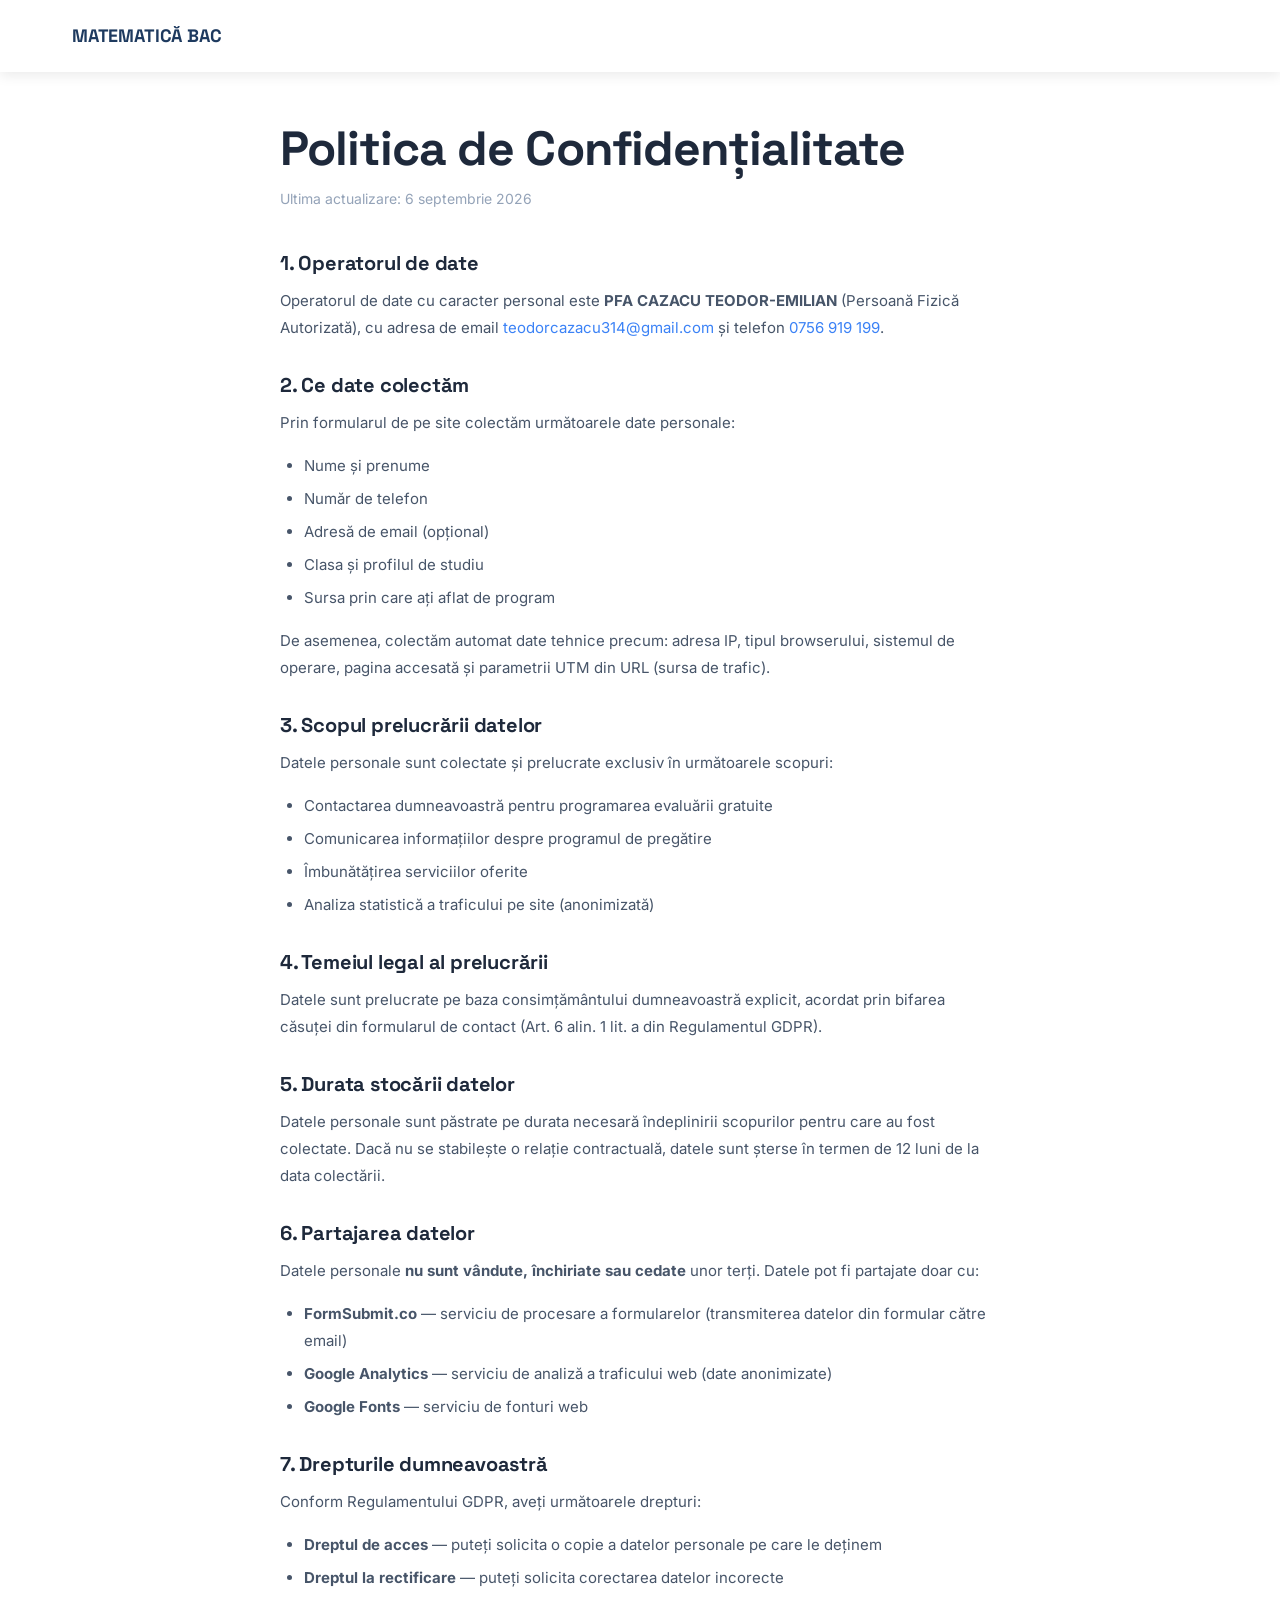
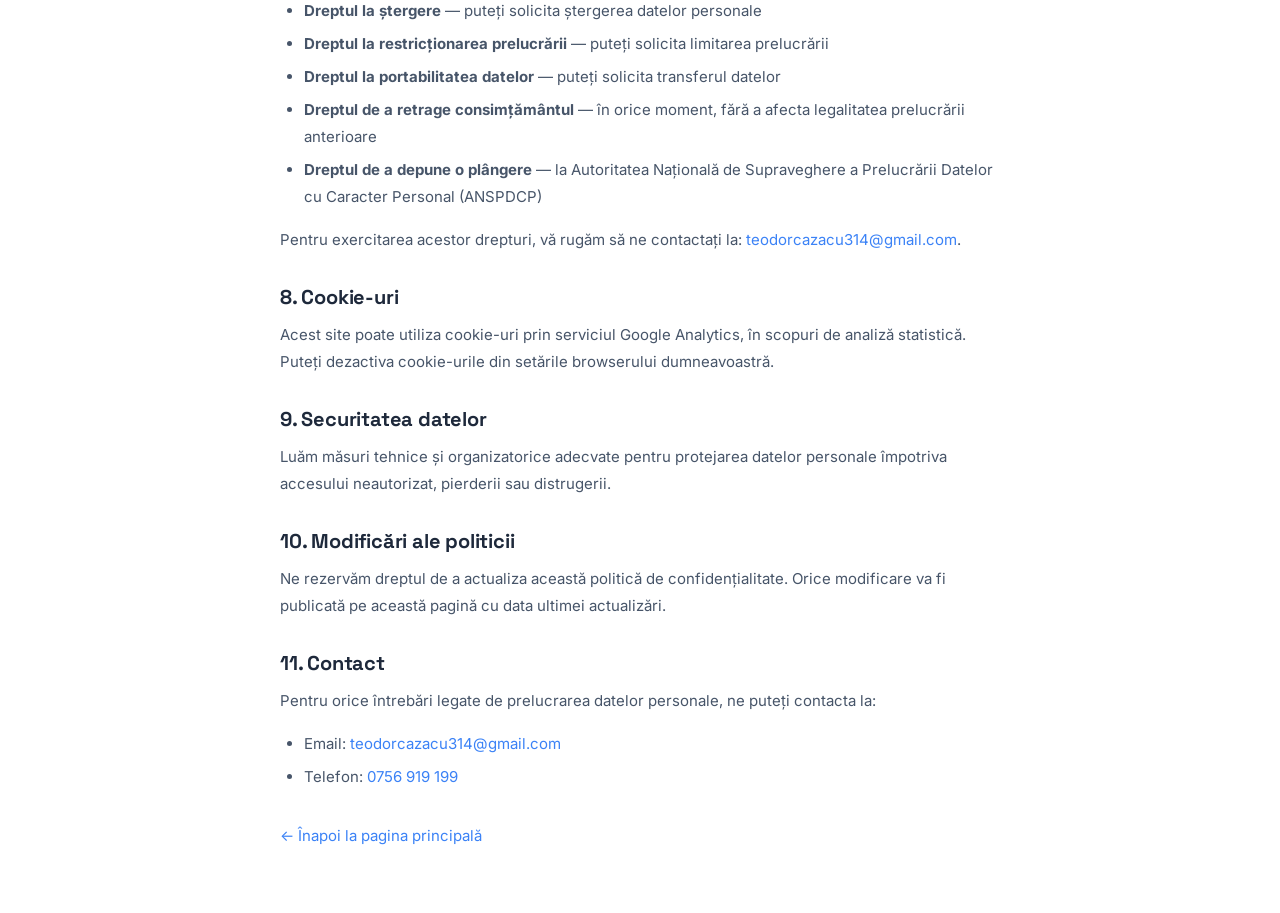
<file: politica-confidentialitate.html>
<!DOCTYPE html>
<html lang="ro">
<head>
  <meta charset="UTF-8">
  <meta name="viewport" content="width=device-width, initial-scale=1.0">
  <title>Politica de Confidențialitate | Teodor-Emilian Cazacu</title>
  <meta name="robots" content="noindex">
  <link rel="icon" type="image/svg+xml" href="favicon.svg">
  <link rel="preconnect" href="https://fonts.googleapis.com">
  <link rel="preconnect" href="https://fonts.gstatic.com" crossorigin>
  <link href="https://fonts.googleapis.com/css2?family=Inter:wght@400;500;600&family=Space+Grotesk:wght@600;700&display=swap" rel="stylesheet">
  <link rel="stylesheet" href="style.css">
  <style>
    .legal-page { padding-top: calc(var(--header-height) + 3rem); padding-bottom: 4rem; }
    .legal-content { max-width: 720px; margin: 0 auto; }
    .legal-content h1 { margin-bottom: 0.5rem; }
    .legal-content .last-updated { color: var(--color-text-muted); font-size: 0.875rem; margin-bottom: 2.5rem; }
    .legal-content h2 { font-size: 1.25rem; margin-top: 2rem; margin-bottom: 0.75rem; }
    .legal-content p, .legal-content li { font-size: 0.9375rem; color: var(--color-text-secondary); line-height: 1.8; }
    .legal-content ul { padding-left: 1.5rem; margin-bottom: 1rem; }
    .legal-content li { list-style: disc; margin-bottom: 0.375rem; }
    .legal-content a { color: var(--color-accent); }
  </style>
</head>
<body>

  <header class="header scrolled" role="banner">
    <div class="container header-inner">
      <a href="index.html" class="header-logo" aria-label="Pagina principală">MATEMATICĂ BAC</a>
    </div>
  </header>

  <main>
    <section class="legal-page">
      <div class="container">
        <div class="legal-content">
          <h1>Politica de Confidențialitate</h1>
          <p class="last-updated">Ultima actualizare: 6 septembrie 2026</p>

          <h2>1. Operatorul de date</h2>
          <p>Operatorul de date cu caracter personal este <strong>PFA CAZACU TEODOR-EMILIAN</strong> (Persoană Fizică Autorizată), cu adresa de email <a href="mailto:teodorcazacu314@gmail.com">teodorcazacu314@gmail.com</a> și telefon <a href="tel:0756919199">0756 919 199</a>.</p>

          <h2>2. Ce date colectăm</h2>
          <p>Prin formularul de pe site colectăm următoarele date personale:</p>
          <ul>
            <li>Nume și prenume</li>
            <li>Număr de telefon</li>
            <li>Adresă de email (opțional)</li>
            <li>Clasa și profilul de studiu</li>
            <li>Sursa prin care ați aflat de program</li>
          </ul>
          <p>De asemenea, colectăm automat date tehnice precum: adresa IP, tipul browserului, sistemul de operare, pagina accesată și parametrii UTM din URL (sursa de trafic).</p>

          <h2>3. Scopul prelucrării datelor</h2>
          <p>Datele personale sunt colectate și prelucrate exclusiv în următoarele scopuri:</p>
          <ul>
            <li>Contactarea dumneavoastră pentru programarea evaluării gratuite</li>
            <li>Comunicarea informațiilor despre programul de pregătire</li>
            <li>Îmbunătățirea serviciilor oferite</li>
            <li>Analiza statistică a traficului pe site (anonimizată)</li>
          </ul>

          <h2>4. Temeiul legal al prelucrării</h2>
          <p>Datele sunt prelucrate pe baza consimțământului dumneavoastră explicit, acordat prin bifarea căsuței din formularul de contact (Art. 6 alin. 1 lit. a din Regulamentul GDPR).</p>

          <h2>5. Durata stocării datelor</h2>
          <p>Datele personale sunt păstrate pe durata necesară îndeplinirii scopurilor pentru care au fost colectate. Dacă nu se stabilește o relație contractuală, datele sunt șterse în termen de 12 luni de la data colectării.</p>

          <h2>6. Partajarea datelor</h2>
          <p>Datele personale <strong>nu sunt vândute, închiriate sau cedate</strong> unor terți. Datele pot fi partajate doar cu:</p>
          <ul>
            <li><strong>FormSubmit.co</strong> — serviciu de procesare a formularelor (transmiterea datelor din formular către email)</li>
            <li><strong>Google Analytics</strong> — serviciu de analiză a traficului web (date anonimizate)</li>
            <li><strong>Google Fonts</strong> — serviciu de fonturi web</li>
          </ul>

          <h2>7. Drepturile dumneavoastră</h2>
          <p>Conform Regulamentului GDPR, aveți următoarele drepturi:</p>
          <ul>
            <li><strong>Dreptul de acces</strong> — puteți solicita o copie a datelor personale pe care le deținem</li>
            <li><strong>Dreptul la rectificare</strong> — puteți solicita corectarea datelor incorecte</li>
            <li><strong>Dreptul la ștergere</strong> — puteți solicita ștergerea datelor personale</li>
            <li><strong>Dreptul la restricționarea prelucrării</strong> — puteți solicita limitarea prelucrării</li>
            <li><strong>Dreptul la portabilitatea datelor</strong> — puteți solicita transferul datelor</li>
            <li><strong>Dreptul de a retrage consimțământul</strong> — în orice moment, fără a afecta legalitatea prelucrării anterioare</li>
            <li><strong>Dreptul de a depune o plângere</strong> — la Autoritatea Națională de Supraveghere a Prelucrării Datelor cu Caracter Personal (ANSPDCP)</li>
          </ul>
          <p>Pentru exercitarea acestor drepturi, vă rugăm să ne contactați la: <a href="mailto:teodorcazacu314@gmail.com">teodorcazacu314@gmail.com</a>.</p>

          <h2>8. Cookie-uri</h2>
          <p>Acest site poate utiliza cookie-uri prin serviciul Google Analytics, în scopuri de analiză statistică. Puteți dezactiva cookie-urile din setările browserului dumneavoastră.</p>

          <h2>9. Securitatea datelor</h2>
          <p>Luăm măsuri tehnice și organizatorice adecvate pentru protejarea datelor personale împotriva accesului neautorizat, pierderii sau distrugerii.</p>

          <h2>10. Modificări ale politicii</h2>
          <p>Ne rezervăm dreptul de a actualiza această politică de confidențialitate. Orice modificare va fi publicată pe această pagină cu data ultimei actualizări.</p>

          <h2>11. Contact</h2>
          <p>Pentru orice întrebări legate de prelucrarea datelor personale, ne puteți contacta la:</p>
          <ul>
            <li>Email: <a href="mailto:teodorcazacu314@gmail.com">teodorcazacu314@gmail.com</a></li>
            <li>Telefon: <a href="tel:0756919199">0756 919 199</a></li>
          </ul>

          <p style="margin-top: 2rem;"><a href="index.html">← Înapoi la pagina principală</a></p>
        </div>
      </div>
    </section>
  </main>

</body>
</html>
</file>
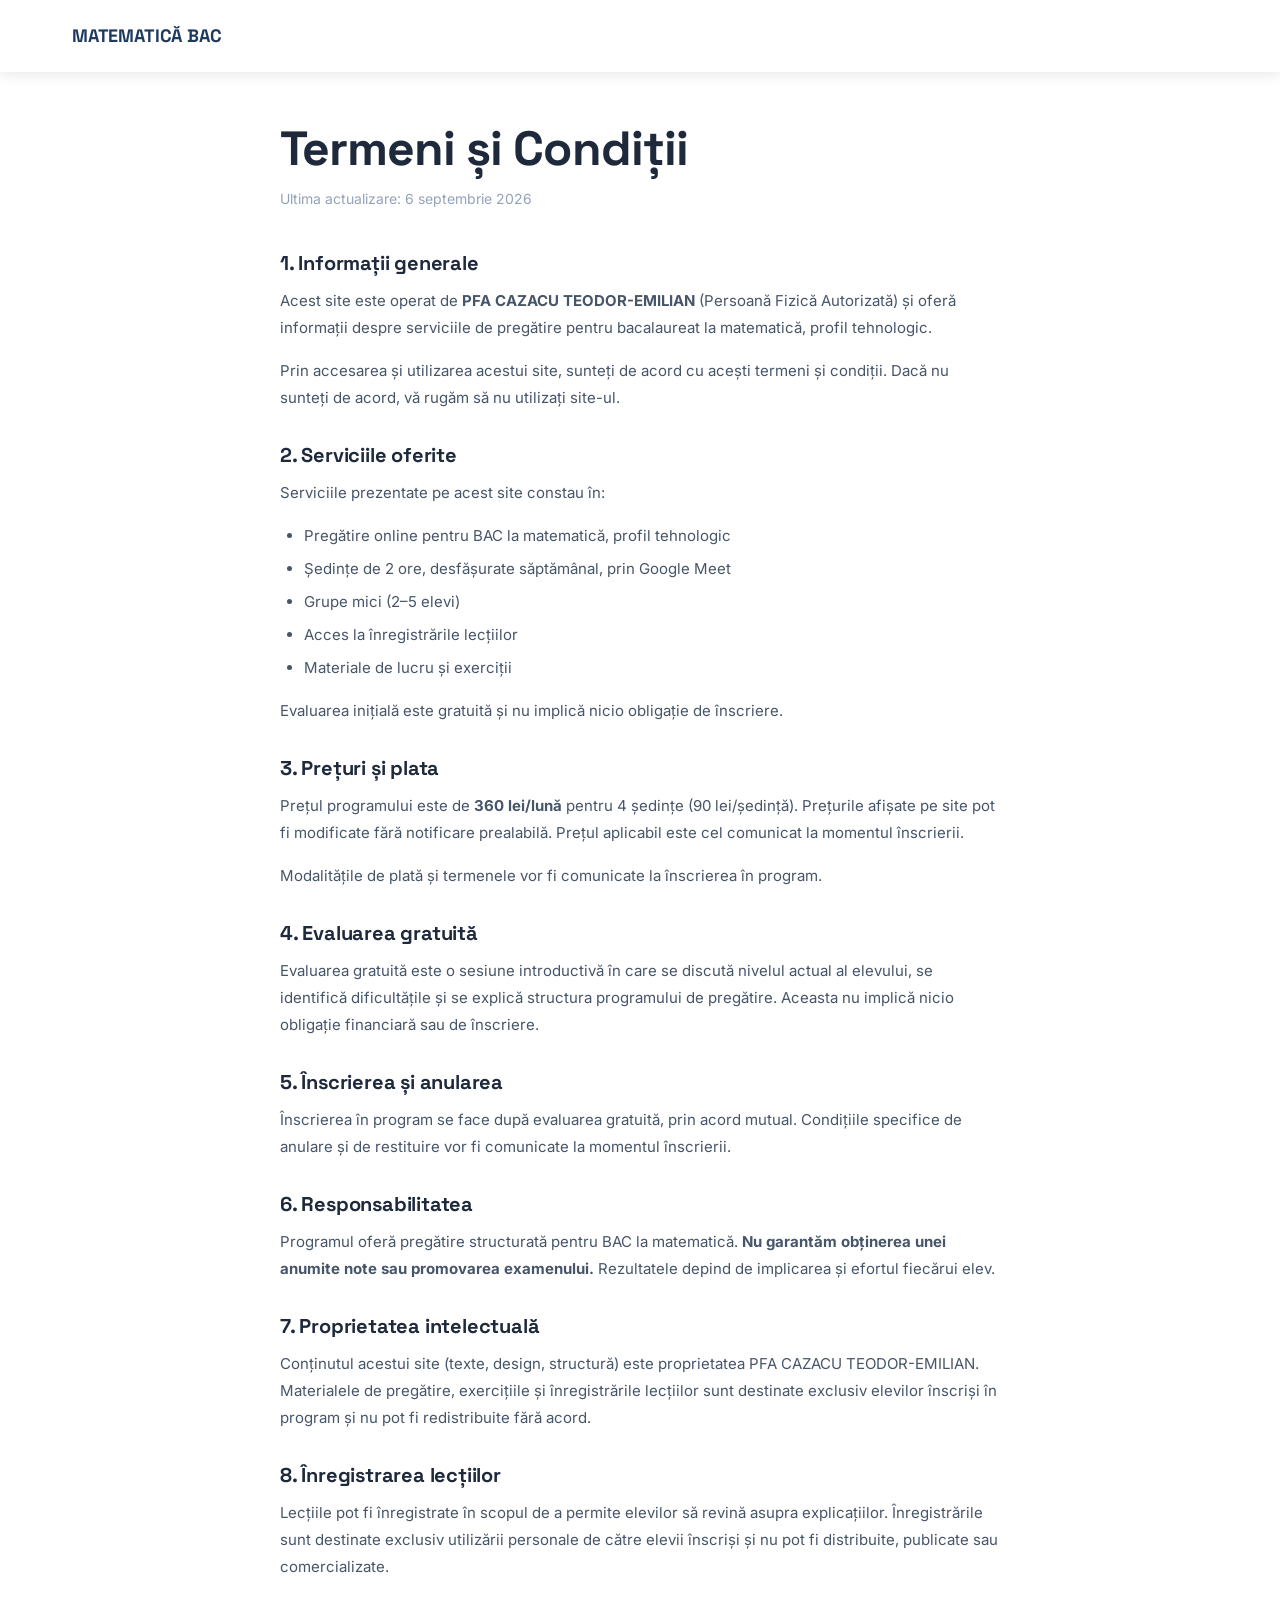
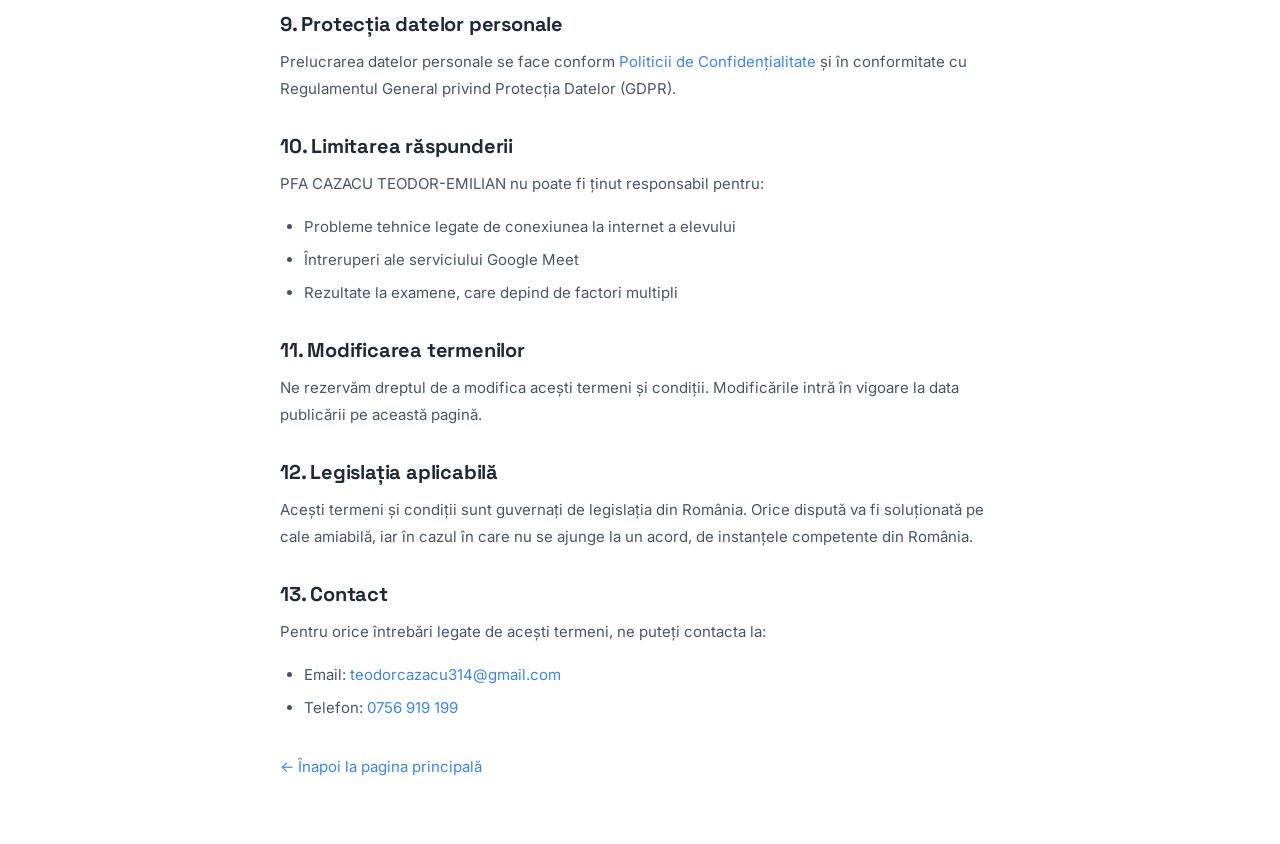
<file: termeni-conditii.html>
<!DOCTYPE html>
<html lang="ro">
<head>
  <meta charset="UTF-8">
  <meta name="viewport" content="width=device-width, initial-scale=1.0">
  <title>Termeni și Condiții | Teodor-Emilian Cazacu</title>
  <meta name="robots" content="noindex">
  <link rel="icon" type="image/svg+xml" href="favicon.svg">
  <link rel="preconnect" href="https://fonts.googleapis.com">
  <link rel="preconnect" href="https://fonts.gstatic.com" crossorigin>
  <link href="https://fonts.googleapis.com/css2?family=Inter:wght@400;500;600&family=Space+Grotesk:wght@600;700&display=swap" rel="stylesheet">
  <link rel="stylesheet" href="style.css">
  <style>
    .legal-page { padding-top: calc(var(--header-height) + 3rem); padding-bottom: 4rem; }
    .legal-content { max-width: 720px; margin: 0 auto; }
    .legal-content h1 { margin-bottom: 0.5rem; }
    .legal-content .last-updated { color: var(--color-text-muted); font-size: 0.875rem; margin-bottom: 2.5rem; }
    .legal-content h2 { font-size: 1.25rem; margin-top: 2rem; margin-bottom: 0.75rem; }
    .legal-content p, .legal-content li { font-size: 0.9375rem; color: var(--color-text-secondary); line-height: 1.8; }
    .legal-content ul { padding-left: 1.5rem; margin-bottom: 1rem; }
    .legal-content li { list-style: disc; margin-bottom: 0.375rem; }
    .legal-content a { color: var(--color-accent); }
  </style>
</head>
<body>

  <header class="header scrolled" role="banner">
    <div class="container header-inner">
      <a href="index.html" class="header-logo" aria-label="Pagina principală">MATEMATICĂ BAC</a>
    </div>
  </header>

  <main>
    <section class="legal-page">
      <div class="container">
        <div class="legal-content">
          <h1>Termeni și Condiții</h1>
          <p class="last-updated">Ultima actualizare: 6 septembrie 2026</p>

          <h2>1. Informații generale</h2>
          <p>Acest site este operat de <strong>PFA CAZACU TEODOR-EMILIAN</strong> (Persoană Fizică Autorizată) și oferă informații despre serviciile de pregătire pentru bacalaureat la matematică, profil tehnologic.</p>
          <p>Prin accesarea și utilizarea acestui site, sunteți de acord cu acești termeni și condiții. Dacă nu sunteți de acord, vă rugăm să nu utilizați site-ul.</p>

          <h2>2. Serviciile oferite</h2>
          <p>Serviciile prezentate pe acest site constau în:</p>
          <ul>
            <li>Pregătire online pentru BAC la matematică, profil tehnologic</li>
            <li>Ședințe de 2 ore, desfășurate săptămânal, prin Google Meet</li>
            <li>Grupe mici (2–5 elevi)</li>
            <li>Acces la înregistrările lecțiilor</li>
            <li>Materiale de lucru și exerciții</li>
          </ul>
          <p>Evaluarea inițială este gratuită și nu implică nicio obligație de înscriere.</p>

          <h2>3. Prețuri și plata</h2>
          <p>Prețul programului este de <strong>360 lei/lună</strong> pentru 4 ședințe (90 lei/ședință). Prețurile afișate pe site pot fi modificate fără notificare prealabilă. Prețul aplicabil este cel comunicat la momentul înscrierii.</p>
          <p>Modalitățile de plată și termenele vor fi comunicate la înscrierea în program.</p>

          <h2>4. Evaluarea gratuită</h2>
          <p>Evaluarea gratuită este o sesiune introductivă în care se discută nivelul actual al elevului, se identifică dificultățile și se explică structura programului de pregătire. Aceasta nu implică nicio obligație financiară sau de înscriere.</p>

          <h2>5. Înscrierea și anularea</h2>
          <p>Înscrierea în program se face după evaluarea gratuită, prin acord mutual. Condițiile specifice de anulare și de restituire vor fi comunicate la momentul înscrierii.</p>

          <h2>6. Responsabilitatea</h2>
          <p>Programul oferă pregătire structurată pentru BAC la matematică. <strong>Nu garantăm obținerea unei anumite note sau promovarea examenului.</strong> Rezultatele depind de implicarea și efortul fiecărui elev.</p>

          <h2>7. Proprietatea intelectuală</h2>
          <p>Conținutul acestui site (texte, design, structură) este proprietatea PFA CAZACU TEODOR-EMILIAN. Materialele de pregătire, exercițiile și înregistrările lecțiilor sunt destinate exclusiv elevilor înscriși în program și nu pot fi redistribuite fără acord.</p>

          <h2>8. Înregistrarea lecțiilor</h2>
          <p>Lecțiile pot fi înregistrate în scopul de a permite elevilor să revină asupra explicațiilor. Înregistrările sunt destinate exclusiv utilizării personale de către elevii înscriși și nu pot fi distribuite, publicate sau comercializate.</p>

          <h2>9. Protecția datelor personale</h2>
          <p>Prelucrarea datelor personale se face conform <a href="politica-confidentialitate.html">Politicii de Confidențialitate</a> și în conformitate cu Regulamentul General privind Protecția Datelor (GDPR).</p>

          <h2>10. Limitarea răspunderii</h2>
          <p>PFA CAZACU TEODOR-EMILIAN nu poate fi ținut responsabil pentru:</p>
          <ul>
            <li>Probleme tehnice legate de conexiunea la internet a elevului</li>
            <li>Întreruperi ale serviciului Google Meet</li>
            <li>Rezultate la examene, care depind de factori multipli</li>
          </ul>

          <h2>11. Modificarea termenilor</h2>
          <p>Ne rezervăm dreptul de a modifica acești termeni și condiții. Modificările intră în vigoare la data publicării pe această pagină.</p>

          <h2>12. Legislația aplicabilă</h2>
          <p>Acești termeni și condiții sunt guvernați de legislația din România. Orice dispută va fi soluționată pe cale amiabilă, iar în cazul în care nu se ajunge la un acord, de instanțele competente din România.</p>

          <h2>13. Contact</h2>
          <p>Pentru orice întrebări legate de acești termeni, ne puteți contacta la:</p>
          <ul>
            <li>Email: <a href="mailto:teodorcazacu314@gmail.com">teodorcazacu314@gmail.com</a></li>
            <li>Telefon: <a href="tel:0756919199">0756 919 199</a></li>
          </ul>

          <p style="margin-top: 2rem;"><a href="index.html">← Înapoi la pagina principală</a></p>
        </div>
      </div>
    </section>
  </main>

</body>
</html>
</file>
<file: style.css>
:root {
  
  --color-primary: #1e3a5f;
  --color-primary-dark: #0f2440;
  --color-primary-light: #2d5a8e;
  --color-accent: #3b82f6;
  --color-accent-hover: #2563eb;
  --color-accent-light: #eff6ff;
  --color-accent-subtle: #dbeafe;

  --color-bg: #ffffff;
  --color-bg-alt: #f8fafc;
  --color-bg-dark: #0f172a;
  --color-bg-hero: #f0f4ff;

  --color-text: #1e293b;
  --color-text-secondary: #475569;
  --color-text-muted: #94a3b8;
  --color-text-inverse: #f1f5f9;

  --color-border: #e2e8f0;
  --color-border-light: #f1f5f9;

  --color-success: #10b981;
  --color-success-bg: #ecfdf5;

  
  --font-heading: 'Space Grotesk', system-ui, sans-serif;
  --font-body: 'Inter', system-ui, sans-serif;

  
  --section-padding: 4rem 0;
  --container-max: 1140px;
  --container-padding: 1.25rem;

  
  --radius-sm: 0.5rem;
  --radius-md: 0.75rem;
  --radius-lg: 1rem;
  --radius-xl: 1.5rem;
  --radius-full: 50%;

  --shadow-sm: 0 1px 3px rgba(0, 0, 0, 0.06);
  --shadow-md: 0 4px 12px rgba(0, 0, 0, 0.08);
  --shadow-lg: 0 8px 30px rgba(0, 0, 0, 0.1);
  --shadow-xl: 0 16px 48px rgba(0, 0, 0, 0.12);

  
  --transition-fast: 150ms ease;
  --transition-base: 250ms ease;
  --transition-slow: 400ms ease;

  
  --header-height: 4rem;
}

*,
*::before,
*::after {
  box-sizing: border-box;
  margin: 0;
  padding: 0;
}

html {
  scroll-behavior: smooth;
  scroll-padding-top: calc(var(--header-height) + 1rem);
  -webkit-text-size-adjust: 100%;
}

body {
  font-family: var(--font-body);
  font-size: 1rem;
  line-height: 1.7;
  color: var(--color-text);
  background-color: var(--color-bg);
  -webkit-font-smoothing: antialiased;
  -moz-osx-font-smoothing: grayscale;
  overflow-x: hidden;
}

img {
  max-width: 100%;
  height: auto;
  display: block;
}

a {
  color: var(--color-accent);
  text-decoration: none;
  transition: color var(--transition-fast);
}

a:hover {
  color: var(--color-accent-hover);
}

ul, ol {
  list-style: none;
}

button {
  cursor: pointer;
  font-family: inherit;
  border: none;
  background: none;
}

input, select, textarea {
  font-family: inherit;
  font-size: 1rem;
}

h1, h2, h3, h4, h5, h6 {
  font-family: var(--font-heading);
  font-weight: 700;
  line-height: 1.2;
  color: var(--color-text);
}

h1 {
  font-size: clamp(1.75rem, 4vw + 0.5rem, 3rem);
  letter-spacing: -0.02em;
}

h2 {
  font-size: clamp(1.5rem, 3vw + 0.5rem, 2.25rem);
  letter-spacing: -0.01em;
}

h3 {
  font-size: clamp(1.125rem, 2vw + 0.25rem, 1.375rem);
}

p {
  margin-bottom: 1rem;
}

p:last-child {
  margin-bottom: 0;
}

.container {
  width: 100%;
  max-width: var(--container-max);
  margin: 0 auto;
  padding: 0 var(--container-padding);
}

.section {
  padding: var(--section-padding);
}

.section-alt {
  background-color: var(--color-bg-alt);
}

.section-dark {
  background-color: var(--color-bg-dark);
  color: var(--color-text-inverse);
}

.section-dark h2,
.section-dark h3 {
  color: var(--color-text-inverse);
}

.section-header {
  text-align: center;
  max-width: 680px;
  margin: 0 auto 3rem;
}

.section-header h2 {
  margin-bottom: 1rem;
}

.section-header p {
  color: var(--color-text-secondary);
  font-size: 1.0625rem;
}

.section-dark .section-header p {
  color: var(--color-text-muted);
}

.btn {
  display: inline-flex;
  align-items: center;
  justify-content: center;
  gap: 0.5rem;
  padding: 0.875rem 2rem;
  font-family: var(--font-heading);
  font-size: 1rem;
  font-weight: 600;
  line-height: 1;
  border-radius: var(--radius-md);
  transition: all var(--transition-base);
  text-align: center;
  white-space: nowrap;
}

.btn:focus-visible {
  outline: 3px solid var(--color-accent);
  outline-offset: 2px;
}

.btn-primary {
  background-color: var(--color-accent);
  color: #ffffff;
  box-shadow: 0 2px 8px rgba(59, 130, 246, 0.3);
}

.btn-primary:hover {
  background-color: var(--color-accent-hover);
  color: #ffffff;
  box-shadow: 0 4px 16px rgba(59, 130, 246, 0.4);
  transform: translateY(-1px);
}

.btn-primary:active {
  transform: translateY(0);
}

.btn-secondary {
  background-color: transparent;
  color: var(--color-accent);
  border: 2px solid var(--color-accent);
}

.btn-secondary:hover {
  background-color: var(--color-accent-light);
  color: var(--color-accent-hover);
}

.btn-outline-light {
  background-color: transparent;
  color: var(--color-text-inverse);
  border: 2px solid rgba(255, 255, 255, 0.3);
}

.btn-outline-light:hover {
  background-color: rgba(255, 255, 255, 0.1);
  color: #ffffff;
  border-color: rgba(255, 255, 255, 0.6);
}

.btn-lg {
  padding: 1rem 2.5rem;
  font-size: 1.0625rem;
}

.btn-sm {
  padding: 0.625rem 1.5rem;
  font-size: 0.875rem;
}

.header {
  position: fixed;
  top: 0;
  left: 0;
  right: 0;
  z-index: 1000;
  background-color: rgba(255, 255, 255, 0.95);
  backdrop-filter: blur(12px);
  -webkit-backdrop-filter: blur(12px);
  height: var(--header-height);
  transition: box-shadow var(--transition-base);
}

.header.scrolled {
  box-shadow: var(--shadow-md);
}

.header-inner {
  display: flex;
  align-items: center;
  justify-content: space-between;
  height: 100%;
}

.header-logo {
  font-family: var(--font-heading);
  font-size: 1.125rem;
  font-weight: 700;
  color: var(--color-primary);
  letter-spacing: -0.01em;
}

.header-logo:hover {
  color: var(--color-primary);
}

.header-nav {
  display: none;
}

.header-nav.active {
  display: flex;
}

.nav-list {
  display: flex;
  align-items: center;
  gap: 2rem;
}

.nav-link {
  font-size: 0.875rem;
  font-weight: 500;
  color: var(--color-text-secondary);
  transition: color var(--transition-fast);
  position: relative;
}

.nav-link::after {
  content: '';
  position: absolute;
  left: 0;
  bottom: -4px;
  width: 0;
  height: 2px;
  background-color: var(--color-accent);
  transition: width var(--transition-base);
}

.nav-link:hover,
.nav-link.active {
  color: var(--color-accent);
}

.nav-link:hover::after,
.nav-link.active::after {
  width: 100%;
}

.header-cta {
  display: none;
}

.mobile-menu-btn {
  display: flex;
  align-items: center;
  justify-content: center;
  width: 2.5rem;
  height: 2.5rem;
  padding: 0;
  color: var(--color-text);
}

.mobile-menu-btn:focus-visible {
  outline: 3px solid var(--color-accent);
  outline-offset: 2px;
  border-radius: var(--radius-sm);
}

.hamburger {
  width: 22px;
  height: 16px;
  position: relative;
}

.hamburger span {
  display: block;
  width: 100%;
  height: 2px;
  background-color: currentColor;
  position: absolute;
  left: 0;
  transition: all var(--transition-base);
  border-radius: 1px;
}

.hamburger span:nth-child(1) { top: 0; }
.hamburger span:nth-child(2) { top: 7px; }
.hamburger span:nth-child(3) { top: 14px; }

.mobile-menu-btn.active .hamburger span:nth-child(1) {
  top: 7px;
  transform: rotate(45deg);
}

.mobile-menu-btn.active .hamburger span:nth-child(2) {
  opacity: 0;
}

.mobile-menu-btn.active .hamburger span:nth-child(3) {
  top: 7px;
  transform: rotate(-45deg);
}

.mobile-menu {
  display: none;
  position: fixed;
  top: var(--header-height);
  left: 0;
  right: 0;
  bottom: 0;
  background-color: var(--color-bg);
  z-index: 999;
  padding: 2rem var(--container-padding);
  overflow-y: auto;
}

.mobile-menu.active {
  display: block;
}

.mobile-nav-list {
  display: flex;
  flex-direction: column;
  gap: 0.5rem;
}

.mobile-nav-link {
  display: block;
  padding: 0.75rem 0;
  font-size: 1.125rem;
  font-weight: 500;
  color: var(--color-text);
  border-bottom: 1px solid var(--color-border-light);
}

.mobile-nav-link:hover {
  color: var(--color-accent);
}

.mobile-menu .btn {
  width: 100%;
  margin-top: 1.5rem;
}

.hero {
  padding-top: calc(var(--header-height) + 3rem);
  padding-bottom: 4rem;
  background: linear-gradient(180deg, var(--color-bg-hero) 0%, var(--color-bg) 100%);
  position: relative;
  overflow: hidden;
}

.hero::before {
  content: '';
  position: absolute;
  top: -50%;
  right: -20%;
  width: 600px;
  height: 600px;
  background: radial-gradient(circle, rgba(59, 130, 246, 0.06) 0%, transparent 70%);
  border-radius: var(--radius-full);
  pointer-events: none;
}

.hero-grid {
  display: grid;
  grid-template-columns: 1fr;
  gap: 2.5rem;
  align-items: center;
}

@media (min-width: 992px) {
  .hero-grid {
    grid-template-columns: 1.15fr 0.85fr;
    gap: 3.5rem;
  }
}

.hero-left {
  max-width: 640px;
}

.hero-badge {
  display: inline-flex;
  align-items: center;
  gap: 0.5rem;
  padding: 0.375rem 1rem;
  background-color: var(--color-accent-light);
  color: var(--color-accent);
  font-size: 0.8125rem;
  font-weight: 600;
  border-radius: 2rem;
  margin-bottom: 1.5rem;
  font-family: var(--font-heading);
}

.hero-badge svg {
  width: 16px;
  height: 16px;
}

.hero h1 {
  margin-bottom: 1.25rem;
}

.hero-subtitle {
  font-size: clamp(1.0625rem, 1.5vw + 0.5rem, 1.25rem);
  color: var(--color-text-secondary);
  margin-bottom: 1.75rem;
  line-height: 1.5;
}

.hero-authority-list {
  display: flex;
  flex-direction: column;
  gap: 0.875rem;
  margin-bottom: 2rem;
}

.hero-authority-item {
  display: flex;
  align-items: flex-start;
  gap: 0.75rem;
  font-size: 0.9375rem;
  color: var(--color-text);
  line-height: 1.4;
}

.hero-authority-item svg {
  width: 18px;
  height: 18px;
  color: var(--color-accent);
  flex-shrink: 0;
  margin-top: 0.15rem;
}

.hero-cta {
  display: flex;
  flex-wrap: wrap;
  gap: 1rem;
}

.hero-offer-card {
  background-color: #ffffff;
  border: 2.5px solid var(--color-accent);
  border-radius: var(--radius-lg);
  padding: 2.25rem 2rem;
  box-shadow: 0 12px 35px -8px rgba(37, 99, 235, 0.15), var(--shadow-md);
  position: relative;
  transition: transform var(--transition-base), box-shadow var(--transition-base);
}

.hero-offer-card:hover {
  transform: translateY(-3px);
  box-shadow: 0 16px 40px -6px rgba(37, 99, 235, 0.22), var(--shadow-lg);
}

.offer-card-badge {
  display: inline-block;
  background-color: var(--color-accent-light);
  color: var(--color-accent);
  font-size: 0.75rem;
  font-weight: 700;
  letter-spacing: 0.06em;
  text-transform: uppercase;
  padding: 0.35rem 0.875rem;
  border-radius: 2rem;
  margin-bottom: 0.875rem;
  border: 1px solid var(--color-accent-subtle);
}

.offer-card-title {
  font-size: 1.625rem;
  font-weight: 800;
  color: var(--color-primary);
  margin-bottom: 0.5rem;
  letter-spacing: -0.01em;
}

.offer-card-duration {
  display: flex;
  align-items: center;
  gap: 0.5rem;
  font-size: 0.9375rem;
  font-weight: 600;
  color: var(--color-accent);
  margin-bottom: 1.25rem;
}

.offer-card-duration svg {
  width: 18px;
  height: 18px;
  flex-shrink: 0;
}

.offer-card-list {
  display: flex;
  flex-direction: column;
  gap: 0.75rem;
  margin-bottom: 1.75rem;
  padding-bottom: 1.5rem;
  border-bottom: 1px solid var(--color-border-light);
}

.offer-card-list li {
  display: flex;
  align-items: flex-start;
  gap: 0.625rem;
  font-size: 0.9375rem;
  color: var(--color-text);
  line-height: 1.4;
}

.offer-card-list li svg {
  width: 18px;
  height: 18px;
  color: #16a34a;
  flex-shrink: 0;
  margin-top: 0.15rem;
}

.offer-card-footer {
  text-align: center;
}

.offer-card-footer .btn {
  width: 100%;
}

.offer-card-subtext {
  font-size: 0.8125rem;
  color: var(--color-text-muted);
  margin-top: 0.75rem;
  margin-bottom: 0;
  font-weight: 500;
}

.star-rating {
  color: #f59e0b;
  font-size: 1.125rem;
  letter-spacing: 2px;
  margin-bottom: 0.75rem;
}

.section-tag {
  display: inline-block;
  font-size: 0.8125rem;
  font-weight: 700;
  text-transform: uppercase;
  letter-spacing: 0.08em;
  color: var(--color-accent);
  background-color: var(--color-accent-light);
  padding: 0.25rem 0.75rem;
  border-radius: 2rem;
  margin-bottom: 0.75rem;
}

.eval-explainer-card {
  background-color: rgba(255, 255, 255, 0.06);
  border: 1px solid rgba(255, 255, 255, 0.15);
  border-radius: var(--radius-lg);
  padding: 1.75rem 2rem;
  max-width: 640px;
  margin: 0 auto 2.5rem;
  color: var(--color-text-inverse);
}

.eval-explainer-card h3 {
  color: #ffffff;
  font-size: 1.25rem;
  margin-bottom: 1rem;
  display: flex;
  align-items: center;
  gap: 0.5rem;
}

.eval-steps-list {
  display: flex;
  flex-direction: column;
  gap: 0.75rem;
  margin-bottom: 1.25rem;
}

.eval-steps-list li {
  display: flex;
  align-items: flex-start;
  gap: 0.75rem;
  font-size: 0.9375rem;
  color: rgba(255, 255, 255, 0.9);
  line-height: 1.45;
}

.eval-step-num {
  width: 22px;
  height: 22px;
  border-radius: 50%;
  background-color: var(--color-accent);
  color: #ffffff;
  display: flex;
  align-items: center;
  justify-content: center;
  font-size: 0.75rem;
  font-weight: 700;
  flex-shrink: 0;
  margin-top: 0.1rem;
}

.eval-no-obligation {
  font-size: 0.875rem;
  color: rgba(255, 255, 255, 0.7);
  font-style: italic;
  margin-bottom: 0;
  padding-top: 0.75rem;
  border-top: 1px solid rgba(255, 255, 255, 0.1);
}

.problem {
  background-color: var(--color-bg);
}

.problem-grid {
  display: grid;
  grid-template-columns: 1fr;
  gap: 1rem;
  max-width: 720px;
  margin: 0 auto;
}

.problem-item {
  display: flex;
  align-items: flex-start;
  gap: 0.875rem;
  padding: 1.125rem 1.25rem;
  background-color: var(--color-bg-alt);
  border-radius: var(--radius-md);
  border: 1px solid var(--color-border-light);
}

.problem-icon {
  width: 20px;
  height: 20px;
  color: var(--color-text-muted);
  flex-shrink: 0;
  margin-top: 0.125rem;
}

.problem-item p {
  font-size: 0.9375rem;
  color: var(--color-text-secondary);
  line-height: 1.5;
}

.solution {
  background-color: var(--color-bg-alt);
}

.steps-grid {
  display: grid;
  grid-template-columns: 1fr;
  gap: 1.5rem;
  max-width: 720px;
  margin: 0 auto 2.5rem;
}

.step-card {
  display: flex;
  gap: 1.25rem;
  padding: 1.5rem;
  background-color: var(--color-bg);
  border-radius: var(--radius-lg);
  border: 1px solid var(--color-border);
  transition: box-shadow var(--transition-base);
}

.step-card:hover {
  box-shadow: var(--shadow-md);
}

.step-number {
  font-family: var(--font-heading);
  font-size: 2rem;
  font-weight: 700;
  color: var(--color-accent);
  line-height: 1;
  flex-shrink: 0;
  opacity: 0.7;
}

.step-content h3 {
  margin-bottom: 0.5rem;
}

.step-content p {
  font-size: 0.9375rem;
  color: var(--color-text-secondary);
}

.solution-cta {
  text-align: center;
}

.how-it-works {
  background-color: var(--color-bg);
}

.features-grid {
  display: grid;
  grid-template-columns: 1fr;
  gap: 1.25rem;
}

.feature-card {
  padding: 1.75rem;
  background-color: var(--color-bg-alt);
  border-radius: var(--radius-lg);
  border: 1px solid var(--color-border-light);
  text-align: center;
  transition: all var(--transition-base);
}

.feature-card:hover {
  border-color: var(--color-accent-subtle);
  box-shadow: var(--shadow-sm);
}

.feature-icon {
  width: 48px;
  height: 48px;
  margin: 0 auto 1rem;
  display: flex;
  align-items: center;
  justify-content: center;
  background-color: var(--color-accent-light);
  border-radius: var(--radius-md);
  color: var(--color-accent);
}

.feature-icon svg {
  width: 24px;
  height: 24px;
}

.feature-card h3 {
  margin-bottom: 0.5rem;
  font-size: 1.0625rem;
}

.feature-card p {
  font-size: 0.875rem;
  color: var(--color-text-secondary);
}

.feature-card.feature-card-featured {
  position: relative;
  background: linear-gradient(180deg, #ffffff 0%, #edf4ff 100%);
  border: 2px solid var(--color-accent);
  box-shadow: 0 10px 28px rgba(59, 130, 246, 0.18);
  transform: translateY(-2px);
}

.feature-card.feature-card-featured .feature-icon {
  background-color: var(--color-accent);
  color: #ffffff;
  box-shadow: 0 4px 12px rgba(59, 130, 246, 0.35);
}

.feature-badge-top {
  position: absolute;
  top: -12px;
  left: 50%;
  transform: translateX(-50%);
  background: linear-gradient(135deg, var(--color-accent) 0%, var(--color-primary-light) 100%);
  color: #ffffff;
  font-family: var(--font-heading);
  font-size: 0.6875rem;
  font-weight: 700;
  letter-spacing: 0.06em;
  text-transform: uppercase;
  padding: 0.3rem 0.875rem;
  border-radius: 2rem;
  white-space: nowrap;
  box-shadow: 0 2px 10px rgba(59, 130, 246, 0.4);
}

.recordings-spotlight {
  margin-top: 2.25rem;
  padding: 1.75rem 2rem;
  background: linear-gradient(135deg, var(--color-primary) 0%, var(--color-primary-dark) 100%);
  border-radius: var(--radius-lg);
  color: #ffffff;
  display: flex;
  flex-direction: column;
  gap: 1.25rem;
  border: 1px solid rgba(59, 130, 246, 0.35);
  box-shadow: 0 12px 36px rgba(15, 36, 64, 0.25);
  position: relative;
  overflow: hidden;
}

.recordings-spotlight::after {
  content: '';
  position: absolute;
  top: -50%;
  right: -20%;
  width: 320px;
  height: 320px;
  background: radial-gradient(circle, rgba(59, 130, 246, 0.2) 0%, transparent 70%);
  border-radius: var(--radius-full);
  pointer-events: none;
}

.recordings-spotlight-icon-wrap {
  width: 52px;
  height: 52px;
  border-radius: var(--radius-md);
  background: rgba(59, 130, 246, 0.25);
  border: 1px solid rgba(59, 130, 246, 0.5);
  display: flex;
  align-items: center;
  justify-content: center;
  flex-shrink: 0;
  color: #93c5fd;
}

.recordings-spotlight-icon-wrap svg {
  width: 26px;
  height: 26px;
}

.recordings-spotlight-content h4 {
  color: #ffffff;
  font-size: 1.125rem;
  margin-bottom: 0.5rem;
  display: flex;
  align-items: center;
  gap: 0.625rem;
  flex-wrap: wrap;
}

.recordings-spotlight-tag {
  background: rgba(59, 130, 246, 0.3);
  color: #bfdbfe;
  font-size: 0.6875rem;
  font-weight: 700;
  padding: 0.15rem 0.625rem;
  border-radius: 1rem;
  text-transform: uppercase;
  letter-spacing: 0.05em;
  border: 1px solid rgba(147, 197, 253, 0.4);
}

.recordings-spotlight-content p {
  color: rgba(255, 255, 255, 0.85);
  font-size: 0.9375rem;
  line-height: 1.65;
  margin: 0;
}

@media (min-width: 768px) {
  .recordings-spotlight {
    flex-direction: row;
    align-items: center;
    gap: 1.75rem;
    padding: 2rem 2.5rem;
  }
}

.why-group {
  background-color: var(--color-bg-alt);
}

.why-group-content {
  max-width: 720px;
  margin: 0 auto;
}

.why-group-intro {
  text-align: center;
  font-size: 1.0625rem;
  color: var(--color-text-secondary);
  margin-bottom: 2.5rem;
}

.advantages-list {
  display: grid;
  grid-template-columns: 1fr;
  gap: 1rem;
}

.advantage-item {
  display: flex;
  align-items: flex-start;
  gap: 0.875rem;
  padding: 1rem 1.25rem;
  background-color: var(--color-bg);
  border-radius: var(--radius-md);
  border: 1px solid var(--color-border);
}

.advantage-icon {
  width: 22px;
  height: 22px;
  color: var(--color-success);
  flex-shrink: 0;
  margin-top: 0.125rem;
}

.advantage-item p {
  font-size: 0.9375rem;
  color: var(--color-text-secondary);
  line-height: 1.5;
}

.why-group-punchline {
  background: var(--color-accent-light);
  border: 1.5px solid var(--color-accent-subtle);
  border-radius: var(--radius-md);
  padding: 1.25rem 1.5rem;
  text-align: center;
  font-weight: 600;
  color: var(--color-primary);
  margin-top: 2rem;
  font-size: 1rem;
  line-height: 1.5;
}

.about {
  background-color: var(--color-bg);
}

.about-content {
  display: grid;
  grid-template-columns: 1fr;
  gap: 2.5rem;
  align-items: center;
  max-width: 800px;
  margin: 0 auto;
}

.about-image {
  text-align: center;
}

.about-photo {
  width: 200px;
  height: 200px;
  margin: 0 auto;
  border-radius: var(--radius-full);
  object-fit: cover;
  border: 3px solid var(--color-border);
  box-shadow: var(--shadow-sm);
  display: block;
}

.about-photo-placeholder {
  width: 200px;
  height: 200px;
  margin: 0 auto;
  background-color: var(--color-bg-alt);
  border-radius: var(--radius-full);
  display: flex;
  align-items: center;
  justify-content: center;
  border: 3px solid var(--color-border);
  color: var(--color-text-muted);
  font-size: 0.8125rem;
  font-weight: 500;
  text-align: center;
  padding: 1rem;
}

.about-text h3 {
  font-size: 1.375rem;
  margin-bottom: 0.25rem;
}

.about-role {
  color: var(--color-accent);
  font-weight: 500;
  font-size: 0.9375rem;
  margin-bottom: 1.25rem;
  display: block;
}

.about-quote {
  background-color: var(--color-accent-light);
  border-left: 3px solid var(--color-accent);
  padding: 0.875rem 1.25rem;
  border-radius: 0 var(--radius-md) var(--radius-md) 0;
  font-size: 0.9375rem;
  font-style: italic;
  color: var(--color-primary);
  margin: 1.25rem 0;
  line-height: 1.5;
}

.about-text p {
  color: var(--color-text-secondary);
  font-size: 0.9375rem;
  margin-bottom: 1rem;
}

.about-credentials {
  display: flex;
  flex-direction: column;
  gap: 0.625rem;
  margin: 1.5rem 0;
}

.credential {
  display: flex;
  align-items: center;
  gap: 0.625rem;
  font-size: 0.875rem;
  color: var(--color-text-secondary);
}

.credential svg {
  width: 18px;
  height: 18px;
  color: var(--color-accent);
  flex-shrink: 0;
}

.about-cta {
  margin-top: 2rem;
}

.testimonials {
  background-color: var(--color-bg-alt);
}

.testimonials-grid {
  display: grid;
  grid-template-columns: 1fr;
  gap: 1.5rem;
  margin-bottom: 2.5rem;
}

.testimonial-card {
  padding: 1.75rem;
  background-color: var(--color-bg);
  border-radius: var(--radius-lg);
  border: 1px solid var(--color-border);
  position: relative;
}

.testimonial-quote {
  font-size: 0.9375rem;
  color: var(--color-text-secondary);
  line-height: 1.7;
  margin-bottom: 1.25rem;
  font-style: italic;
}

.testimonial-quote::before {
  content: '\201C';
  font-size: 2.5rem;
  font-family: Georgia, serif;
  color: var(--color-accent);
  opacity: 0.3;
  line-height: 0;
  position: relative;
  top: 0.5rem;
  margin-right: 0.25rem;
}

.testimonial-author {
  display: flex;
  align-items: center;
  gap: 0.75rem;
}

.testimonial-avatar {
  width: 40px;
  height: 40px;
  border-radius: var(--radius-full);
  background-color: var(--color-bg-alt);
  display: flex;
  align-items: center;
  justify-content: center;
  font-size: 0.6875rem;
  color: var(--color-text-muted);
  font-weight: 600;
  flex-shrink: 0;
  border: 1px solid var(--color-border);
}

.testimonial-name {
  font-weight: 600;
  font-size: 0.875rem;
  color: var(--color-text);
}

.testimonial-detail {
  font-size: 0.75rem;
  color: var(--color-text-muted);
}

.testimonials-cta {
  text-align: center;
}

.pricing {
  background-color: var(--color-bg);
}

.pricing-card {
  max-width: 480px;
  margin: 0 auto;
  padding: 2.5rem;
  background-color: var(--color-bg);
  border-radius: var(--radius-xl);
  border: 2px solid var(--color-accent);
  text-align: center;
  position: relative;
  overflow: hidden;
}

.pricing-card::before {
  content: '';
  position: absolute;
  top: 0;
  left: 0;
  right: 0;
  height: 4px;
  background: linear-gradient(90deg, var(--color-accent), var(--color-primary-light));
}

.pricing-label {
  font-family: var(--font-heading);
  font-size: 0.8125rem;
  font-weight: 600;
  text-transform: uppercase;
  letter-spacing: 0.1em;
  color: var(--color-accent);
  margin-bottom: 1rem;
}

.pricing-amount {
  font-family: var(--font-heading);
  font-size: clamp(2.5rem, 5vw, 3.5rem);
  font-weight: 700;
  color: var(--color-text);
  line-height: 1;
  margin-bottom: 0.25rem;
}

.pricing-amount span {
  font-size: 0.4em;
  font-weight: 500;
  color: var(--color-text-secondary);
  vertical-align: baseline;
}

.pricing-per-session {
  font-size: 0.9375rem;
  color: var(--color-text-muted);
  margin-bottom: 2rem;
}

.pricing-features {
  text-align: left;
  margin-bottom: 2rem;
}

.pricing-feature {
  display: flex;
  align-items: center;
  gap: 0.75rem;
  padding: 0.625rem 0;
  font-size: 0.9375rem;
  color: var(--color-text-secondary);
  border-bottom: 1px solid var(--color-border-light);
}

.pricing-feature:last-child {
  border-bottom: none;
}

.pricing-feature svg {
  width: 18px;
  height: 18px;
  color: var(--color-success);
  flex-shrink: 0;
}

.pricing-feature.pricing-feature-highlight {
  background-color: var(--color-accent-light);
  margin: 0.35rem -0.5rem;
  padding: 0.75rem 0.5rem;
  border-radius: var(--radius-sm);
  border: 1px solid var(--color-accent-subtle);
  color: var(--color-primary);
  font-weight: 500;
}

.pricing-feature.pricing-feature-highlight svg {
  color: var(--color-accent);
}

.pricing-feature-tag {
  display: inline-block;
  background: var(--color-accent);
  color: #ffffff;
  font-size: 0.6875rem;
  font-weight: 700;
  text-transform: uppercase;
  letter-spacing: 0.04em;
  padding: 0.15rem 0.5rem;
  border-radius: 1rem;
  margin-left: auto;
  flex-shrink: 0;
}

.evaluation {
  background: linear-gradient(180deg, var(--color-bg-dark) 0%, #162033 100%);
  color: var(--color-text-inverse);
}

.evaluation .section-header p {
  color: rgba(255, 255, 255, 0.7);
}

.evaluation-form-wrapper {
  max-width: 600px;
  margin: 0 auto;
  background-color: rgba(255, 255, 255, 0.05);
  border: 1px solid rgba(255, 255, 255, 0.1);
  border-radius: var(--radius-xl);
  padding: 2rem;
}

.form-row {
  display: grid;
  grid-template-columns: 1fr;
  gap: 1rem;
  margin-bottom: 1rem;
}

.form-group {
  display: flex;
  flex-direction: column;
  gap: 0.375rem;
}

.form-label {
  font-size: 0.8125rem;
  font-weight: 500;
  color: rgba(255, 255, 255, 0.8);
}

.form-label .required {
  color: #f87171;
  margin-left: 0.125rem;
}

.form-input,
.form-select,
.form-textarea {
  width: 100%;
  padding: 0.75rem 1rem;
  background-color: rgba(255, 255, 255, 0.08);
  border: 1px solid rgba(255, 255, 255, 0.15);
  border-radius: var(--radius-sm);
  color: #ffffff;
  font-size: 0.9375rem;
  transition: border-color var(--transition-fast), background-color var(--transition-fast);
}

.form-input::placeholder,
.form-textarea::placeholder {
  color: rgba(255, 255, 255, 0.35);
}

.form-input:focus,
.form-select:focus,
.form-textarea:focus {
  outline: none;
  border-color: var(--color-accent);
  background-color: rgba(255, 255, 255, 0.12);
}

.form-select {
  appearance: none;
  background-image: url("data:image/svg+xml,%3Csvg xmlns='http://www.w3.org/2000/svg' width='16' height='16' viewBox='0 0 24 24' fill='none' stroke='rgba(255,255,255,0.5)' stroke-width='2' stroke-linecap='round' stroke-linejoin='round'%3E%3Cpolyline points='6 9 12 15 18 9'%3E%3C/polyline%3E%3C/svg%3E");
  background-repeat: no-repeat;
  background-position: right 0.75rem center;
  padding-right: 2.5rem;
}

.form-select option {
  background-color: var(--color-bg-dark);
  color: #ffffff;
}

.form-textarea {
  resize: vertical;
  min-height: 80px;
}

.form-checkbox {
  display: flex;
  align-items: flex-start;
  gap: 0.625rem;
  margin: 1.25rem 0;
}

.form-checkbox input[type="checkbox"] {
  width: 18px;
  height: 18px;
  margin-top: 0.125rem;
  accent-color: var(--color-accent);
  flex-shrink: 0;
}

.form-checkbox label {
  font-size: 0.8125rem;
  color: rgba(255, 255, 255, 0.6);
  line-height: 1.5;
}

.form-checkbox label a {
  color: var(--color-accent);
  text-decoration: underline;
  text-decoration-thickness: 1px;
  text-underline-offset: 2px;
}

.form-submit-btn {
  width: 100%;
  margin-top: 0.5rem;
}

.form-error {
  font-size: 0.75rem;
  color: #f87171;
  margin-top: 0.25rem;
  display: none;
}

.form-group.error .form-input,
.form-group.error .form-select,
.form-group.error .form-textarea {
  border-color: #f87171;
}

.form-group.error .form-error {
  display: block;
}

.form-success {
  display: none;
  text-align: center;
  padding: 3rem 2rem;
}

.form-success.active {
  display: block;
}

.form-success-icon {
  width: 64px;
  height: 64px;
  margin: 0 auto 1.5rem;
  background-color: var(--color-success);
  border-radius: var(--radius-full);
  display: flex;
  align-items: center;
  justify-content: center;
}

.form-success-icon svg {
  width: 32px;
  height: 32px;
  color: #ffffff;
}

.form-success h3 {
  color: var(--color-text-inverse);
  margin-bottom: 0.75rem;
}

.form-success p {
  color: rgba(255, 255, 255, 0.7);
  font-size: 0.9375rem;
}

.faq {
  background-color: var(--color-bg-alt);
}

.faq-list {
  max-width: 720px;
  margin: 0 auto;
}

.faq-item {
  border-bottom: 1px solid var(--color-border);
}

.faq-question {
  width: 100%;
  display: flex;
  align-items: center;
  justify-content: space-between;
  gap: 1rem;
  padding: 1.25rem 0;
  text-align: left;
  font-family: var(--font-heading);
  font-size: 1rem;
  font-weight: 600;
  color: var(--color-text);
  cursor: pointer;
  transition: color var(--transition-fast);
}

.faq-question:hover {
  color: var(--color-accent);
}

.faq-question:focus-visible {
  outline: 3px solid var(--color-accent);
  outline-offset: 2px;
  border-radius: var(--radius-sm);
}

.faq-icon {
  width: 20px;
  height: 20px;
  flex-shrink: 0;
  color: var(--color-text-muted);
  transition: transform var(--transition-base);
}

.faq-item.active .faq-icon {
  transform: rotate(45deg);
  color: var(--color-accent);
}

.faq-answer {
  max-height: 0;
  overflow: hidden;
  transition: max-height var(--transition-slow), padding var(--transition-slow);
}

.faq-answer-inner {
  padding-bottom: 1.25rem;
  font-size: 0.9375rem;
  color: var(--color-text-secondary);
  line-height: 1.7;
}

.footer {
  background-color: var(--color-bg-dark);
  color: rgba(255, 255, 255, 0.5);
  padding: 2.5rem 0;
  font-size: 0.8125rem;
}

.footer-inner {
  display: flex;
  flex-direction: column;
  align-items: center;
  gap: 1rem;
  text-align: center;
}

.footer-logo {
  font-family: var(--font-heading);
  font-weight: 700;
  font-size: 1rem;
  color: rgba(255, 255, 255, 0.8);
}

.footer-links {
  display: flex;
  gap: 1.5rem;
  flex-wrap: wrap;
  justify-content: center;
}

.footer-links a {
  color: rgba(255, 255, 255, 0.5);
  font-size: 0.8125rem;
  transition: color var(--transition-fast);
}

.footer-links a:hover {
  color: rgba(255, 255, 255, 0.8);
}

.sticky-cta {
  display: none;
  position: fixed;
  bottom: 0;
  left: 0;
  right: 0;
  z-index: 900;
  background-color: rgba(255, 255, 255, 0.95);
  backdrop-filter: blur(12px);
  -webkit-backdrop-filter: blur(12px);
  padding: 0.75rem var(--container-padding);
  box-shadow: 0 -4px 16px rgba(0, 0, 0, 0.1);
  transform: translateY(100%);
  transition: transform var(--transition-base);
}

.sticky-cta.visible {
  transform: translateY(0);
}

.sticky-cta .btn {
  width: 100%;
}

.reveal {
  opacity: 0;
  transform: translateY(24px);
  transition: opacity 0.6s ease, transform 0.6s ease;
}

.reveal.revealed {
  opacity: 1;
  transform: translateY(0);
}

@media (prefers-reduced-motion: reduce) {
  *,
  *::before,
  *::after {
    animation-duration: 0.01ms !important;
    animation-iteration-count: 1 !important;
    transition-duration: 0.01ms !important;
    scroll-behavior: auto !important;
  }

  .reveal {
    opacity: 1;
    transform: none;
  }
}

:focus:not(:focus-visible) {
  outline: none;
}

@media (min-width: 640px) {
  :root {
    --section-padding: 5rem 0;
    --container-padding: 2rem;
  }

  .form-row {
    grid-template-columns: 1fr 1fr;
  }

  .features-grid {
    grid-template-columns: 1fr 1fr;
  }

  .testimonials-grid {
    grid-template-columns: 1fr 1fr;
  }

  .evaluation-form-wrapper {
    padding: 2.5rem;
  }
}

@media (min-width: 768px) {
  .steps-grid {
    grid-template-columns: 1fr 1fr;
  }

  .advantages-list {
    grid-template-columns: 1fr 1fr;
  }

  .about-content {
    grid-template-columns: auto 1fr;
    text-align: left;
  }

  .about-image {
    text-align: left;
  }
}

@media (min-width: 1024px) {
  :root {
    --section-padding: 6rem 0;
    --header-height: 4.5rem;
  }

  .mobile-menu-btn {
    display: none;
  }

  .header-nav {
    display: flex;
  }

  .header-cta {
    display: inline-flex;
  }

  .hero {
    padding-top: calc(var(--header-height) + 5rem);
    padding-bottom: 6rem;
  }

  .features-grid {
    grid-template-columns: 1fr 1fr 1fr;
  }

  .testimonials-grid {
    grid-template-columns: 1fr 1fr 1fr;
  }

  .problem-grid {
    grid-template-columns: 1fr 1fr;
  }
}

@media (max-width: 1023px) {
  .sticky-cta {
    display: block;
  }
}

@media (min-width: 1280px) {
  :root {
    --container-max: 1200px;
  }
}
</file>
